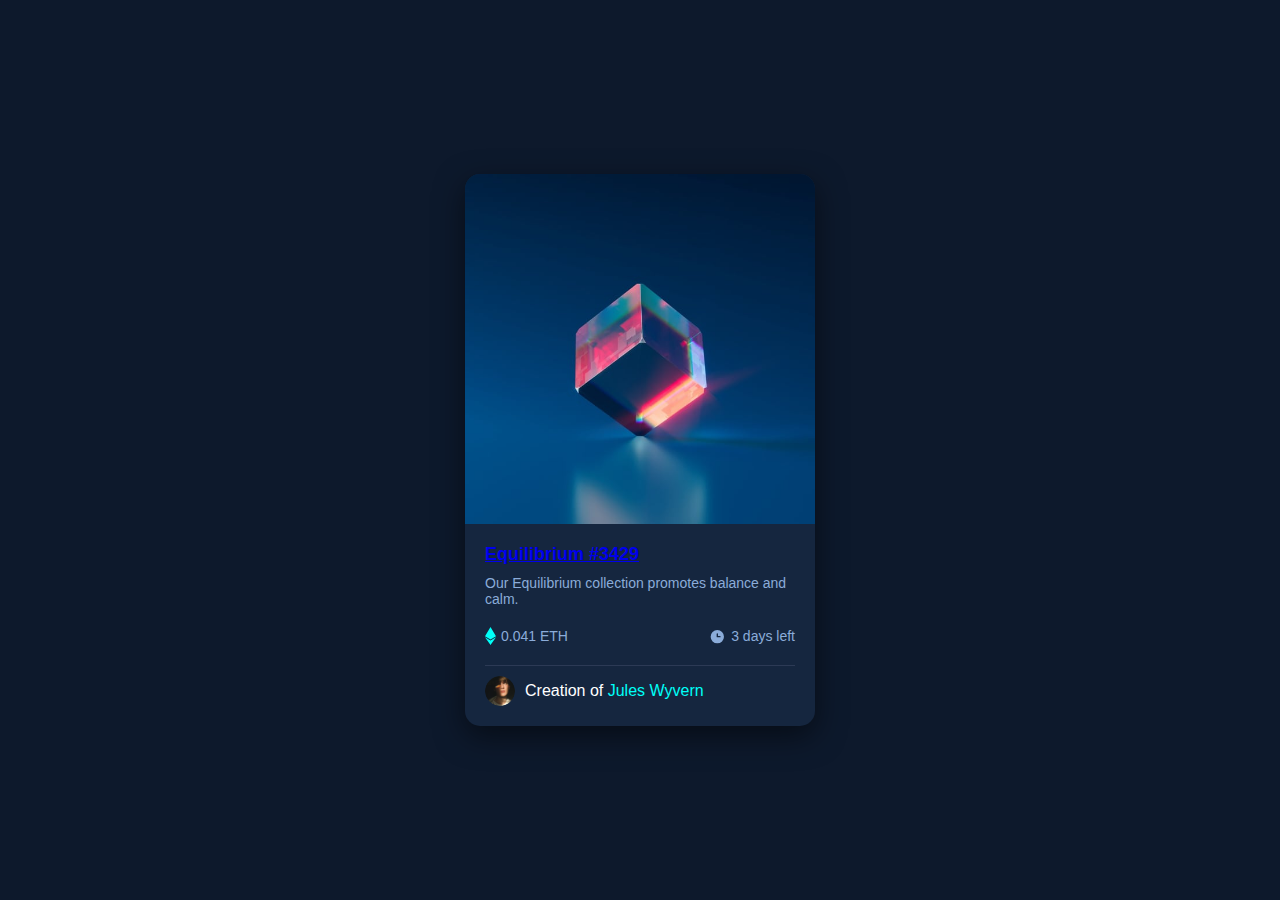
<file: index.html>
<!DOCTYPE html>
<html lang="en">
<head>
    <meta charset="UTF-8">
    <meta name="viewport" content="width=device-width, initial-scale=1.0">
    <title>Equilibrium Card</title>
    <link rel="stylesheet" href="style.css">
</head>
<body>
    <div class="card">
        <div class="card-image">
            <img src="images/image-equilibrium.jpg" alt="Equilibrium">
        </div>
        <div class="card-content">
            <a href="#"><h1>Equilibrium #3429</h1></a>
            <p>Our Equilibrium collection promotes balance and calm.</p>
            <div class="card-info">
                <div class="price">
                    <img src="images/icon-ethereum.svg" alt="Ethereum icon">
                    <span>0.041 ETH</span>
                </div>
                <div class="time-left">
                    <img src="images/icon-clock.svg" alt="Clock icon">
                    <span>3 days left</span>
                </div>
            </div>
            <div class="card-footer">
                <img src="images/image-avatar.png" alt="Avatar" class="avatar">
                <span>Creation of <a href="#">Jules Wyvern</a></span>
            </div>
        </div>
    </div>
</body>
</html>
</file>
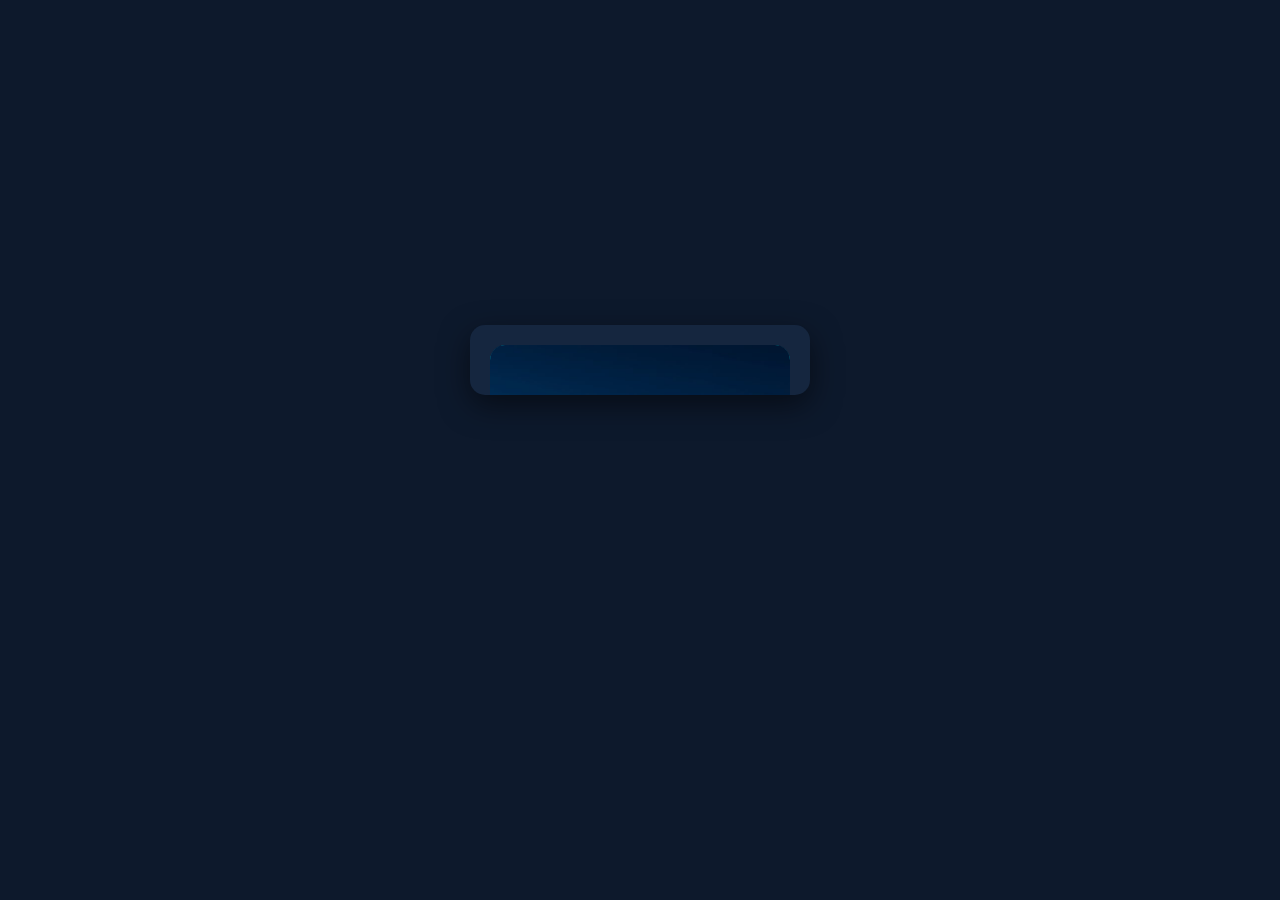
<file: index1.html>
<!DOCTYPE html>
<html lang="en">
<head>
    <meta charset="UTF-8">
    <meta name="viewport" content="width=device-width, initial-scale=1.0">
    <link rel="stylesheet" href="style1.css">
    
    <title>demo</title>
</head>
<body>
    <div class="card">
        <div class="card-img">
            <a href="#"><img src="images/image-equilibrium.jpg" alt="equilibrium" class="img"></a>
            <div class="middle">
                <div class="icon">
                    <svg width="48" height="48" xmlns="http://www.w3.org/2000/svg"><g fill="none" fill-rule="evenodd"><path d="M0 0h48v48H0z"/><path d="M24 9C14 9 5.46 15.22 2 24c3.46 8.78 12 15 22 15 10.01 0 18.54-6.22 22-15-3.46-8.78-11.99-15-22-15Zm0 25c-5.52 0-10-4.48-10-10s4.48-10 10-10 10 4.48 10 10-4.48 10-10 10Zm0-16c-3.31 0-6 2.69-6 6s2.69 6 6 6 6-2.69 6-6-2.69-6-6-6Z" fill="#FFF" fill-rule="nonzero"/></g></svg>
                </div>
              </div>
        </div>
        <div class="card-containt">
            <h1><a href="#">Equilibrium #3429</a></h1>
            <p>Our Equilibrium collection promotes balance and calm.</p>
            <div class="card-info">
                <div class="price">
                    <img src="images/icon-ethereum.svg" alt="ethereum">
                    <span>0.041ETH</span>
                </div>
                <div class="time">
                    <img src="images/icon-clock.svg" alt="clock">
                    <span>3 days left</span>
                </div>
            </div> 
            <div class="card-footer">
                <img class="avatar" src="images/image-avatar.png" alt="avatar">
                <span>Create of <a href="#">Jules Wyvern</a></span>
            </div>
        </div>
    </div>
</body>
</html>
</file>
<file: style.css>
body {
    display: flex;
    justify-content: center;
    align-items: center;
    height: 100vh;
    margin: 0;
    background-color: #0D192C;
    font-family: 'Arial', sans-serif;
}

.card {
    background-color: #15263F;
    border-radius: 15px;
    overflow: hidden;
    width: 350px;
    box-shadow: 0 10px 30px rgba(0, 0, 0, 0.5);
}

.card-image img {
    width: 100%;
    display: block;
}

.card-content {
    padding: 20px;
    color: #FFFFFF;
}

.card-content h1 {
    font-size: 18px;
    margin: 0;
}

.card-content p {
    font-size: 14px;
    color: #8BACD9;
    margin: 10px 0;
}

.card-info {
    display: flex;
    justify-content: space-between;
    align-items: center;
    margin: 20px 0;
}

.card-info .price,
.card-info .time-left {
    display: flex;
    align-items: center;
    font-size: 14px;
    color: #8BACD9;
}

.card-info .price img,
.card-info .time-left img {
    margin-right: 5px;
}

.card-footer {
    display: flex;
    align-items: center;
    border-top: 1px solid #2C3A55;
    padding-top: 10px;
}

.card-footer .avatar {
    width: 30px;
    height: 30px;
    border-radius: 50%;
    margin-right: 10px;
}

.card-footer a {
    color: #00FFF8;
    text-decoration: none;
}
</file>
<file: style1.css>
body {
    background-color: #0D192C;
    height: 80vh;
    justify-content: center;
    align-items: center;
    margin: 0;
    display: flex;
    font-family: Arial, sans-serif;
}

.card {
    background-color: #15263F;
    width: 300px;
    height: 30px;
    border-radius: 15px;
    box-shadow: 0 10px 30px rgba(0, 0, 0, 0.5);
    overflow: hidden;
    padding: 20px;
}

.card-img{
    background-color: aqua;
    border-radius: 16px;
}

.card-img img {
    display: block;
    width: 100%;
    height: auto;
    border-radius: 15px;
    opacity: 1;
    transition: .5s ease;
    backface-visibility: hidden;
}

.middle {
    /* transition: .5s ease; */
    opacity: 0;
    position: absolute;
    top: 35%;
    left: 50%;
    transform: translate(-50%, -50%);
    -ms-transform: translate(-50%, -50%);
}

.card-img:hover .img {
    opacity: 0.5;  
}

.card-img:hover .middle {
    opacity: 1;
}


.card-img img:hover {
    color: aqua;
}

.card-containt {
    padding: 20px;
    margin: 0;
    font-size: 17px;
}

.card-containt h1 {
    font-size: x-large;
    color: hsl(0, 0%, 100%);
}

.card-containt h1,
a {
    font-size: x-large;
    color: hsl(0, 0%, 100%);
    text-decoration: none;
}

.card-containt a:hover {
    color: aqua;
}


.card-containt p {
    color: hsl(216, 18%, 50%);
}

.card-info {
    display: flex;
    justify-content: space-between;
    font-size: 18px;
    margin: 20px 0;
}

.card-info .price {
    color: hsl(178, 100%, 50%);
}

.card-info .time {
    color: hsl(216, 18%, 50%);
}

.card-info .price,
.card-info .time {
    display: flex;
    align-items: center;
    font-size: 16px;
}

.card-info .price img,
.card-info .time img {
    margin-right: 5px;
}

.card-footer {
    display: flex;
    align-items: center;
    border-top: 1px solid #2C3A55;
    padding-top: 15px;

}

.card-footer .avatar {
    height: 30px;
    width: 30px;
    border: 1px solid white;
    border-radius: 50%;
    margin-right: 10px;
}

.card-footer span {
    color: hsl(216, 18%, 50%);
}

.card-footer a {
    text-decoration: none;
    color: white;
    font-size: 18px;
}
</file>
